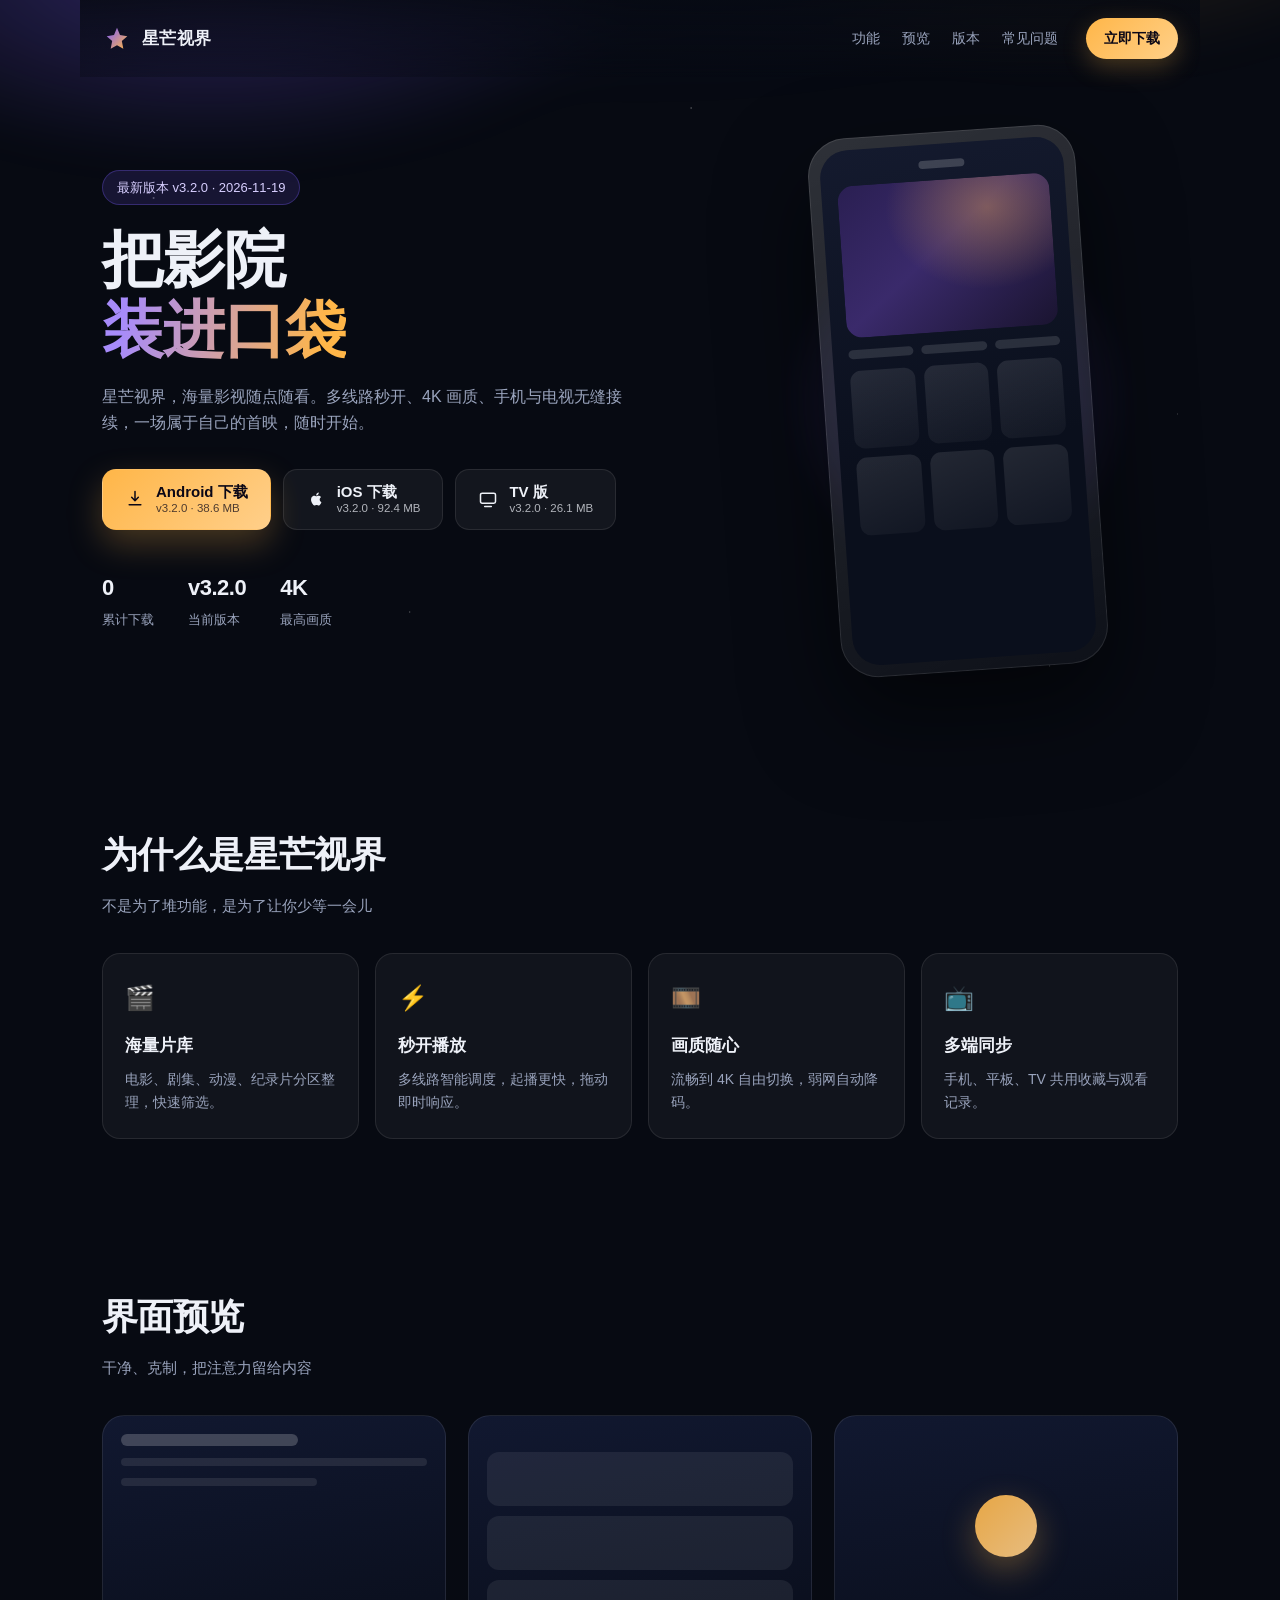
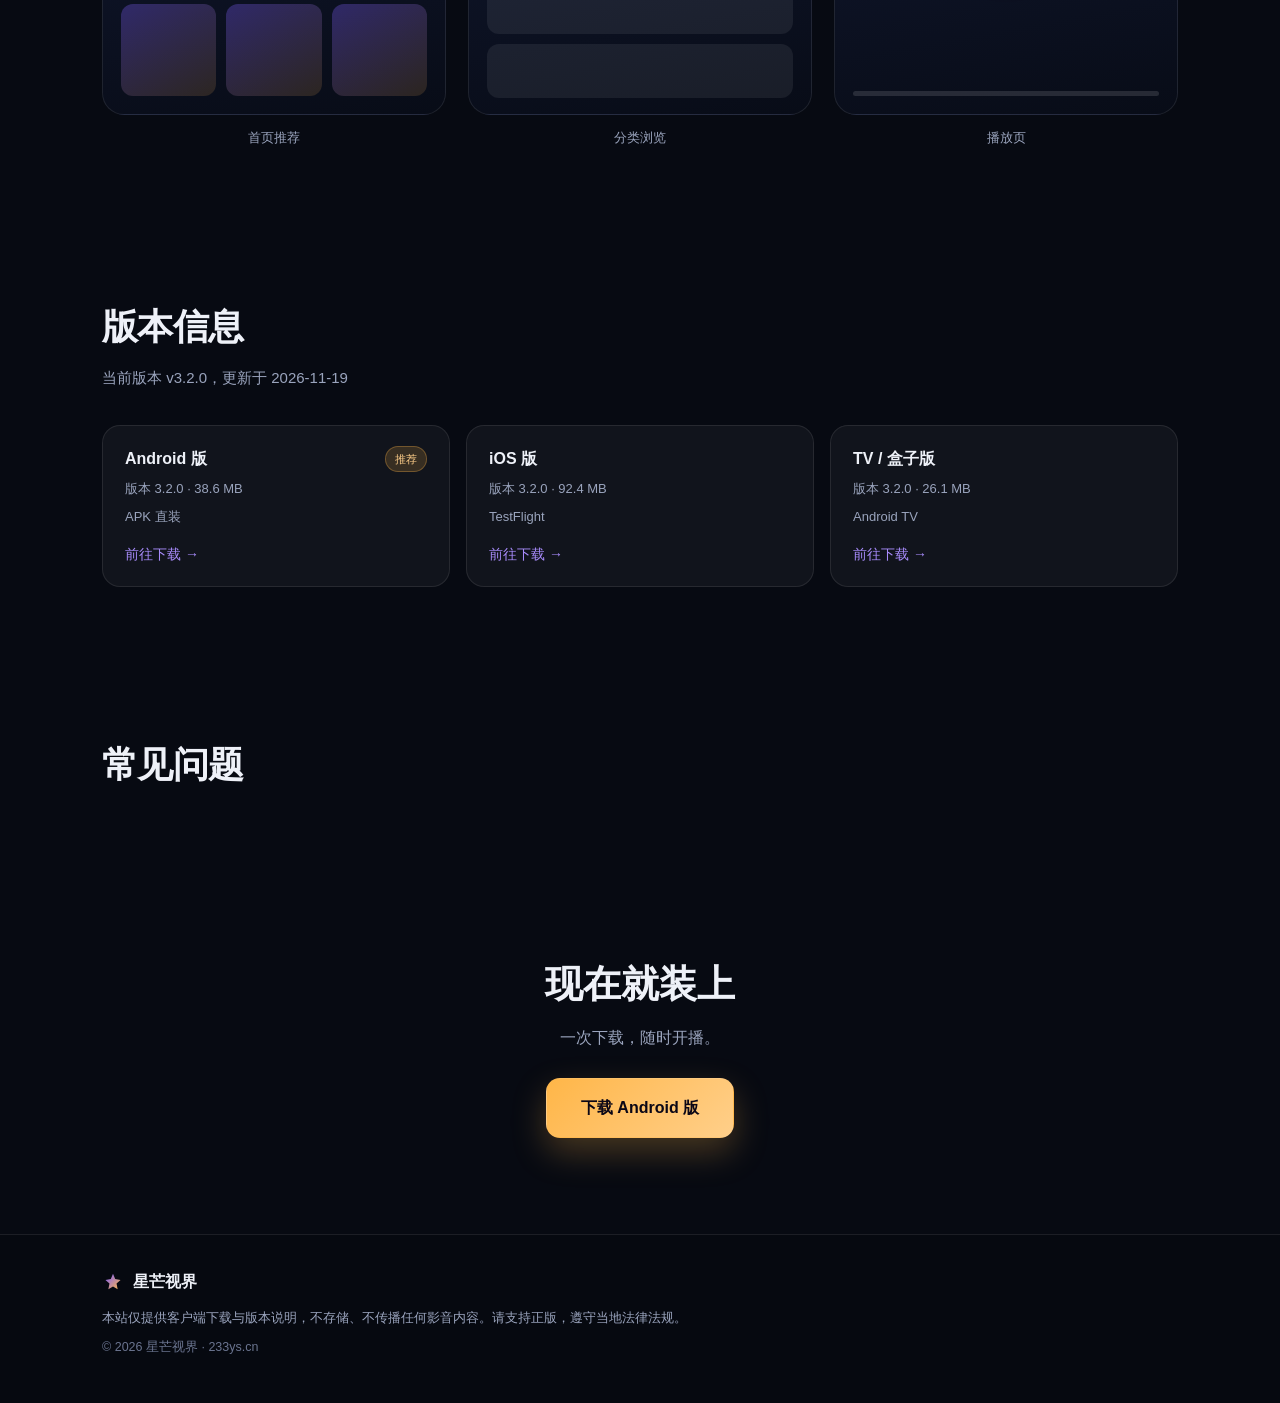
<file: index.html>
<!DOCTYPE html>
<html lang="zh-CN">
<head>
<meta charset="UTF-8" />
<meta name="viewport" content="width=device-width, initial-scale=1, viewport-fit=cover" />
<title>星芒视界 · 官方下载</title>
<meta name="description" content="星芒视界影视 App 官方下载页，支持 Android、iOS 与 TV 版。海量片库、秒开播放、4K 画质、多端同步。" />
<meta name="theme-color" content="#0a0e1a" />
<link rel="icon" href="data:image/svg+xml,%3Csvg xmlns='http://www.w3.org/2000/svg' viewBox='0 0 64 64'%3E%3Cdefs%3E%3ClinearGradient id='g' x1='0' y1='0' x2='1' y2='1'%3E%3Cstop offset='0' stop-color='%237c5cff'/%3E%3Cstop offset='1' stop-color='%23ffb648'/%3E%3C/linearGradient%3E%3C/defs%3E%3Crect width='64' height='64' rx='16' fill='%230a0e1a'/%3E%3Cpath d='M32 12l5.2 12.6L50 27l-9.6 8.6L43 49 32 42.4 21 49l2.6-13.4L14 27l12.8-2.4z' fill='url(%23g)'/%3E%3C/svg%3E" />
<link rel="stylesheet" href="assets/style.css" />
</head>
<body>
<div class="bg-glow" aria-hidden="true"></div>
<div class="stars" aria-hidden="true"></div>

<header class="nav">
  <a class="brand" href="#top">
    <svg class="brand-mark" viewBox="0 0 64 64" aria-hidden="true">
      <defs>
        <linearGradient id="bg1" x1="0" y1="0" x2="1" y2="1">
          <stop offset="0" stop-color="#7c5cff"/><stop offset="1" stop-color="#ffb648"/>
        </linearGradient>
      </defs>
      <path d="M32 8l6.4 15.4L54 26l-11.7 10.5L45.5 53 32 45.2 18.5 53l3.2-16.5L10 26l15.6-2.6z" fill="url(#bg1)"/>
    </svg>
    <span class="brand-text">星芒视界</span>
  </a>
  <nav class="nav-links">
    <a href="#features">功能</a>
    <a href="#preview">预览</a>
    <a href="#release">版本</a>
    <a href="#faq">常见问题</a>
  </nav>
  <a class="nav-cta" href="#download">立即下载</a>
</header>

<main id="top">
  <section class="hero">
    <div class="hero-copy">
      <span class="pill" id="versionPill">正在获取最新版本…</span>
      <h1>把影院<br /><span class="grad">装进口袋</span></h1>
      <p class="lead">星芒视界，海量影视随点随看。多线路秒开、4K 画质、手机与电视无缝接续，一场属于自己的首映，随时开始。</p>

      <div class="cta-row" id="download">
        <a class="btn btn-primary" data-platform="android" href="#" rel="noopener">
          <svg viewBox="0 0 24 24" aria-hidden="true"><path d="M12 3v11m0 0l-4-4m4 4l4-4M5 19h14" fill="none" stroke="currentColor" stroke-width="1.8" stroke-linecap="round" stroke-linejoin="round"/></svg>
          <span class="btn-text"><strong>Android 下载</strong><small id="androidMeta">APK 直装</small></span>
        </a>
        <a class="btn btn-ghost" data-platform="ios" href="#" rel="noopener">
          <svg viewBox="0 0 24 24" aria-hidden="true"><path d="M16.4 12.7c0-2 1.6-3 1.7-3.1-.9-1.4-2.3-1.6-2.8-1.6-1.2-.1-2.3.7-2.9.7-.6 0-1.5-.7-2.5-.7-1.3 0-2.5.8-3.2 2-1.4 2.4-.4 5.9 1 7.8.7 1 1.4 2 2.5 2 1 0 1.3-.6 2.5-.6s1.5.6 2.5.6 1.7-.9 2.3-1.9c.7-1 1-2 1-2.1-.1 0-2.1-.8-2.1-3.1zM14.6 6.6c.5-.6.9-1.5.8-2.4-.8.1-1.8.6-2.4 1.2-.5.5-.9 1.4-.8 2.3.9.1 1.8-.5 2.4-1.1z" fill="currentColor"/></svg>
          <span class="btn-text"><strong>iOS 下载</strong><small id="iosMeta">TestFlight</small></span>
        </a>
        <a class="btn btn-ghost" data-platform="tv" href="#" rel="noopener">
          <svg viewBox="0 0 24 24" aria-hidden="true"><rect x="3" y="5" width="18" height="12" rx="2" fill="none" stroke="currentColor" stroke-width="1.8"/><path d="M8 21h8" stroke="currentColor" stroke-width="1.8" stroke-linecap="round"/></svg>
          <span class="btn-text"><strong>TV 版</strong><small id="tvMeta">电视盒子</small></span>
        </a>
      </div>

      <ul class="hero-facts">
        <li><b id="statTotal">—</b><span>累计下载</span></li>
        <li><b id="factVersion">—</b><span>当前版本</span></li>
        <li><b>4K</b><span>最高画质</span></li>
      </ul>
    </div>

    <div class="hero-visual" aria-hidden="true">
      <div class="phone">
        <div class="phone-screen">
          <div class="ps-top"></div>
          <div class="ps-hero"></div>
          <div class="ps-row"><i></i><i></i><i></i></div>
          <div class="ps-grid"><span></span><span></span><span></span><span></span><span></span><span></span></div>
        </div>
      </div>
      <div class="glow-ring"></div>
    </div>
  </section>

  <section class="section" id="features">
    <h2 class="section-title">为什么是星芒视界</h2>
    <p class="section-sub">不是为了堆功能，是为了让你少等一会儿</p>
    <div class="cards" id="featureCards"></div>
  </section>

  <section class="section" id="preview">
    <h2 class="section-title">界面预览</h2>
    <p class="section-sub">干净、克制，把注意力留给内容</p>
    <div class="shots">
      <figure class="shot"><div class="shot-screen s1"><span class="s-title"></span><span class="s-line"></span><span class="s-line short"></span><div class="s-thumbs"><i></i><i></i><i></i></div></div><figcaption>首页推荐</figcaption></figure>
      <figure class="shot"><div class="shot-screen s2"><span class="s-title"></span><div class="s-list"><i></i><i></i><i></i><i></i></div></div><figcaption>分类浏览</figcaption></figure>
      <figure class="shot"><div class="shot-screen s3"><span class="s-play"></span><span class="s-bar"></span></div><figcaption>播放页</figcaption></figure>
    </div>
  </section>

  <section class="section" id="release">
    <h2 class="section-title">版本信息</h2>
    <p class="section-sub" id="releaseSub">正在同步…</p>
    <div class="release-grid" id="releaseGrid"></div>
  </section>

  <section class="section" id="faq">
    <h2 class="section-title">常见问题</h2>
    <div class="faq" id="faqList"></div>
  </section>

  <section class="section cta-final">
    <h2>现在就装上</h2>
    <p>一次下载，随时开播。</p>
    <a class="btn btn-primary big" data-platform="android" href="#">下载 Android 版</a>
  </section>
</main>

<footer class="foot">
  <div class="foot-inner">
    <div class="foot-brand">
      <svg class="brand-mark small" viewBox="0 0 64 64" aria-hidden="true"><path d="M32 8l6.4 15.4L54 26l-11.7 10.5L45.5 53 32 45.2 18.5 53l3.2-16.5L10 26l15.6-2.6z" fill="url(#bg1)"/></svg>
      <span>星芒视界</span>
    </div>
    <p class="foot-note">本站仅提供客户端下载与版本说明，不存储、不传播任何影音内容。请支持正版，遵守当地法律法规。</p>
    <p class="foot-copy">© <span id="year">2026</span> 星芒视界 · 233ys.cn</p>
  </div>
</footer>

<div class="toast" id="toast" role="status" aria-live="polite"></div>
<script src="assets/app.js"></script>
</body>
</html>
</file>
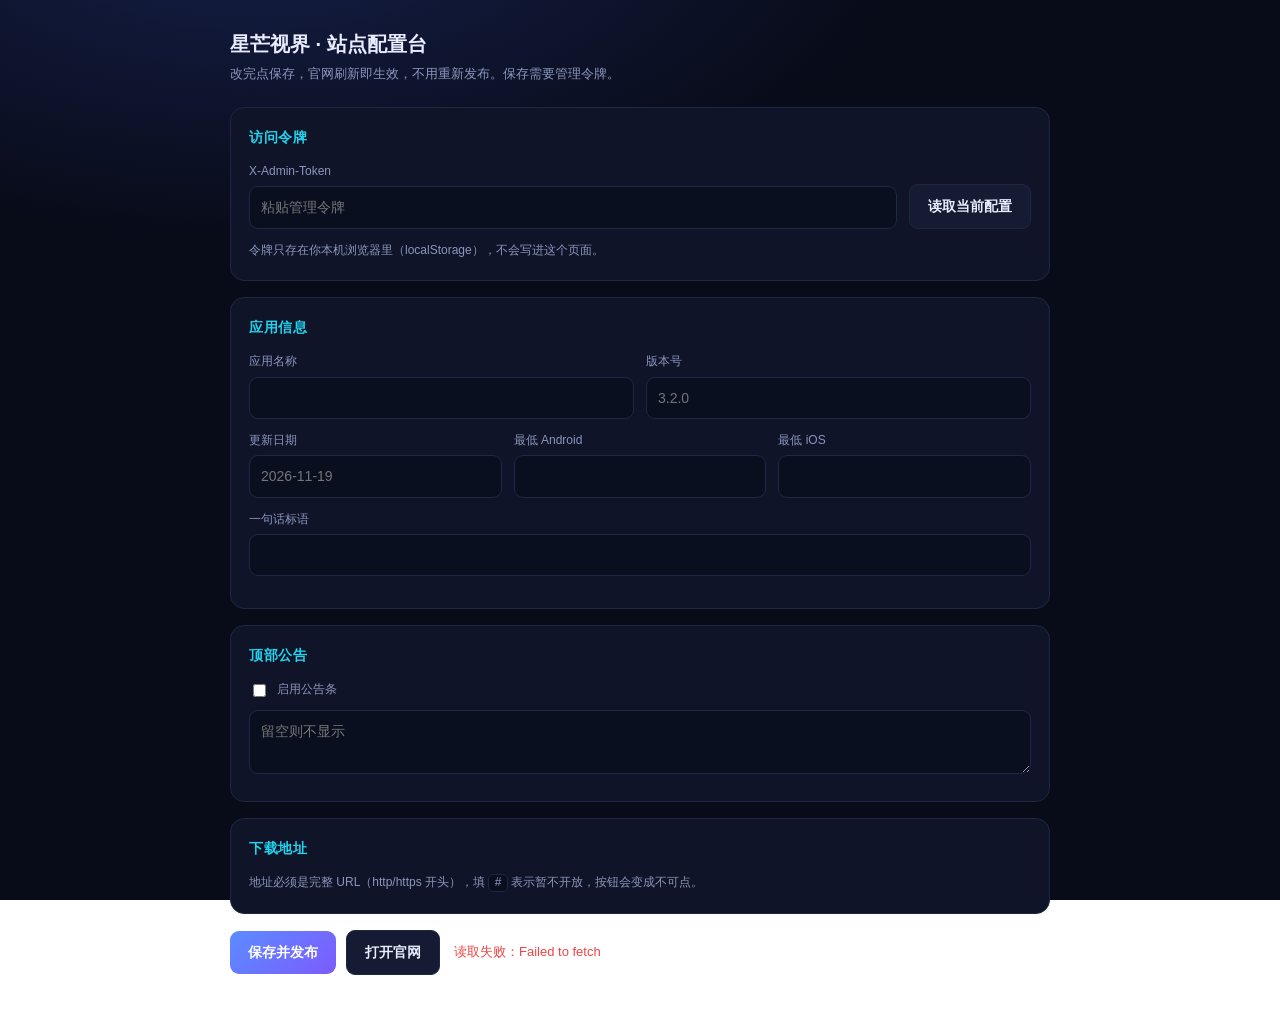
<file: admin.html>
<!DOCTYPE html>
<html lang="zh-CN">
<head>
<meta charset="utf-8" />
<meta name="viewport" content="width=device-width,initial-scale=1" />
<title>星芒视界 · 站点配置台</title>
<style>
  :root{
    --bg:#080b18; --panel:#0f1428; --line:#1e2744; --txt:#e8ecff;
    --dim:#8b96bb; --acc:#5b8cff; --acc2:#22d3ee; --ok:#22c55e; --err:#ef4444;
  }
  *{box-sizing:border-box}
  body{margin:0;background:radial-gradient(1200px 600px at 20% -10%,#16204a 0%,#080b18 55%) fixed;
       color:var(--txt);font:14px/1.6 -apple-system,BlinkMacSystemFont,"Segoe UI","PingFang SC","Microsoft YaHei",sans-serif;
       padding:28px 16px 60px}
  .wrap{max-width:820px;margin:0 auto}
  h1{font-size:20px;margin:0 0 4px}
  .sub{color:var(--dim);font-size:13px;margin-bottom:22px}
  .card{background:var(--panel);border:1px solid var(--line);border-radius:14px;padding:18px 18px 20px;margin-bottom:16px}
  .card h2{font-size:14px;margin:0 0 14px;color:var(--acc2);font-weight:600;letter-spacing:.5px}
  .row{display:flex;gap:12px;flex-wrap:wrap;margin-bottom:12px}
  .f{flex:1 1 220px;min-width:0}
  label{display:block;font-size:12px;color:var(--dim);margin-bottom:5px}
  input[type=text],input[type=password],textarea{
    width:100%;background:#0a0f20;border:1px solid var(--line);color:var(--txt);
    border-radius:9px;padding:9px 11px;font:inherit;outline:none}
  input:focus,textarea:focus{border-color:var(--acc);box-shadow:0 0 0 3px rgba(91,140,255,.12)}
  textarea{resize:vertical;min-height:64px}
  .chk{display:flex;align-items:center;gap:8px;font-size:13px;color:var(--txt)}
  button{cursor:pointer;border:0;border-radius:9px;padding:10px 18px;font:inherit;font-weight:600}
  .primary{background:linear-gradient(135deg,var(--acc),#7c5bff);color:#fff}
  .ghost{background:#141b33;color:var(--txt);border:1px solid var(--line)}
  button:disabled{opacity:.5;cursor:default}
  .bar{display:flex;gap:10px;align-items:center;flex-wrap:wrap}
  .msg{font-size:13px;margin-left:4px}
  .msg.ok{color:var(--ok)} .msg.err{color:var(--err)}
  .tip{color:var(--dim);font-size:12px;margin-top:8px}
  .dl{border:1px dashed var(--line);border-radius:11px;padding:14px;margin-bottom:12px}
  .dl .tag{display:inline-block;font-size:11px;color:var(--acc2);border:1px solid var(--line);
           border-radius:6px;padding:1px 7px;margin-bottom:10px}
  code{background:#0a0f20;border:1px solid var(--line);border-radius:5px;padding:1px 5px;font-size:12px}
</style>
</head>
<body>
<div class="wrap">
  <h1>星芒视界 · 站点配置台</h1>
  <div class="sub">改完点保存，官网刷新即生效，不用重新发布。保存需要管理令牌。</div>

  <div class="card">
    <h2>访问令牌</h2>
    <div class="row">
      <div class="f">
        <label>X-Admin-Token</label>
        <input type="password" id="token" placeholder="粘贴管理令牌" autocomplete="off" />
      </div>
      <div style="display:flex;align-items:flex-end">
        <button class="ghost" id="loadBtn">读取当前配置</button>
      </div>
    </div>
    <div class="tip">令牌只存在你本机浏览器里（localStorage），不会写进这个页面。</div>
  </div>

  <div class="card">
    <h2>应用信息</h2>
    <div class="row">
      <div class="f"><label>应用名称</label><input type="text" id="appName" /></div>
      <div class="f"><label>版本号</label><input type="text" id="appVersion" placeholder="3.2.0" /></div>
    </div>
    <div class="row">
      <div class="f"><label>更新日期</label><input type="text" id="appUpdated" placeholder="2026-11-19" /></div>
      <div class="f"><label>最低 Android</label><input type="text" id="minAndroid" /></div>
      <div class="f"><label>最低 iOS</label><input type="text" id="minIos" /></div>
    </div>
    <div class="row">
      <div class="f"><label>一句话标语</label><input type="text" id="slogan" /></div>
    </div>
  </div>

  <div class="card">
    <h2>顶部公告</h2>
    <div class="chk" style="margin-bottom:10px">
      <input type="checkbox" id="annOn" /><label for="annOn" style="margin:0">启用公告条</label>
    </div>
    <textarea id="annText" placeholder="留空则不显示"></textarea>
  </div>

  <div class="card">
    <h2>下载地址</h2>
    <div id="dls"></div>
    <div class="tip">地址必须是完整 URL（http/https 开头），填 <code>#</code> 表示暂不开放，按钮会变成不可点。</div>
  </div>

  <div class="bar">
    <button class="primary" id="saveBtn">保存并发布</button>
    <button class="ghost" id="previewBtn">打开官网</button>
    <span class="msg" id="msg"></span>
  </div>
</div>

<script>
const API_BASE = 'https://star-vision-api.app.workbuddy.host';
const API_KEY  = 'WRTB62G4C2';
const PLATFORMS = [
  { platform: 'android', label: 'Android 版' },
  { platform: 'ios',     label: 'iOS 版' },
  { platform: 'tv',      label: 'TV / 盒子版' }
];
let current = null;

const $ = (id) => document.getElementById(id);
const msg = (t, cls) => { const m = $('msg'); m.textContent = t; m.className = 'msg ' + (cls || ''); };

function apiUrl(path) {
  return API_BASE.replace(/\/$/, '') + path + '?sharecode=' + encodeURIComponent(API_KEY);
}

function renderDownloads(list) {
  const box = $('dls');
  box.innerHTML = '';
  PLATFORMS.forEach((p) => {
    const d = (list || []).find((x) => x.platform === p.platform) || { platform: p.platform, label: p.label, url: '#', version: '', size: '', note: '', badge: '' };
    const el = document.createElement('div');
    el.className = 'dl';
    el.innerHTML =
      '<div class="tag">' + p.platform.toUpperCase() + '</div>' +
      '<div class="row"><div class="f"><label>按钮文字</label><input type="text" data-k="label" value="' + esc(d.label || '') + '"></div>' +
      '<div class="f"><label>角标（可空）</label><input type="text" data-k="badge" value="' + esc(d.badge || '') + '"></div></div>' +
      '<div class="row"><div class="f" style="flex:2 1 320px"><label>下载地址</label><input type="text" data-k="url" value="' + esc(d.url || '') + '"></div></div>' +
      '<div class="row"><div class="f"><label>版本</label><input type="text" data-k="version" value="' + esc(d.version || '') + '"></div>' +
      '<div class="f"><label>大小</label><input type="text" data-k="size" value="' + esc(d.size || '') + '"></div>' +
      '<div class="f"><label>说明</label><input type="text" data-k="note" value="' + esc(d.note || '') + '"></div></div>';
    el.dataset.platform = p.platform;
    box.appendChild(el);
  });
}
function esc(s) { return String(s).replace(/&/g, '&amp;').replace(/"/g, '&quot;').replace(/</g, '&lt;'); }

function fill(data) {
  current = data;
  $('appName').value = data.app.name || '';
  $('appVersion').value = data.app.version || '';
  $('appUpdated').value = data.app.updated || '';
  $('minAndroid').value = data.app.minAndroid || '';
  $('minIos').value = data.app.minIos || '';
  $('slogan').value = data.app.slogan || '';
  $('annOn').checked = !!(data.announcement && data.announcement.enabled);
  $('annText').value = (data.announcement && data.announcement.text) || '';
  renderDownloads(data.downloads);
}

async function load() {
  const t = $('token').value.trim();
  if (t) localStorage.setItem('sv_token', t);
  try {
    const r = await fetch(apiUrl('/api/site'), { cache: 'no-store' });
    const j = await r.json();
    if (!j || !j.data) throw new Error('返回格式异常');
    fill(j.data);
    msg('已读取当前配置', 'ok');
  } catch (e) {
    msg('读取失败：' + e.message, 'err');
  }
}

function collect() {
  const d = JSON.parse(JSON.stringify(current || {}));
  d.app = d.app || {};
  d.app.name = $('appName').value.trim();
  d.app.version = $('appVersion').value.trim();
  d.app.updated = $('appUpdated').value.trim();
  d.app.minAndroid = $('minAndroid').value.trim();
  d.app.minIos = $('minIos').value.trim();
  d.app.slogan = $('slogan').value.trim();
  d.announcement = { enabled: $('annOn').checked, text: $('annText').value.trim() };
  const old = d.downloads || [];
  d.downloads = Array.prototype.map.call($('dls').children, (el) => {
    const o = { platform: el.dataset.platform };
    el.querySelectorAll('[data-k]').forEach((i) => { o[i.dataset.k] = i.value.trim(); });
    const prev = old.find((x) => x.platform === o.platform) || {};
    if (!o.icon && prev.icon) o.icon = prev.icon;
    return o;
  });
  return d;
}

async function save() {
  const t = $('token').value.trim();
  if (!t) { msg('请先填管理令牌', 'err'); return; }
  $('saveBtn').disabled = true;
  msg('保存中…');
  try {
    const body = collect();
    const r = await fetch(apiUrl('/api/admin/site'), {
      method: 'POST',
      headers: { 'Content-Type': 'application/json', 'X-Admin-Token': t },
      body: JSON.stringify(body)
    });
    const j = await r.json().catch(() => ({}));
    if (r.ok && j.code === 0) { msg('已保存，官网刷新即生效', 'ok'); }
    else { msg('保存失败：' + (j.msg || j.message || ('HTTP ' + r.status)), 'err'); }
  } catch (e) {
    msg('保存失败：' + e.message, 'err');
  } finally {
    $('saveBtn').disabled = false;
  }
}

$('loadBtn').onclick = load;
$('saveBtn').onclick = save;
$('previewBtn').onclick = () => window.open('https://xm.233ys.cn/', '_blank');

const saved = localStorage.getItem('sv_token');
if (saved) $('token').value = saved;
load();
</script>
</body>
</html>
</file>
<file: assets/style.css>
:root {
  --bg: #070a12;
  --bg-2: #0c1120;
  --card: rgba(255, 255, 255, 0.045);
  --card-line: rgba(255, 255, 255, 0.09);
  --text: #eef1f8;
  --muted: #9aa4bd;
  --brand: #7c5cff;
  --brand-2: #a78bfa;
  --gold: #ffb648;
  --radius: 18px;
  --max: 1120px;
}

* { box-sizing: border-box; }

html { scroll-behavior: smooth; }

body {
  margin: 0;
  background: var(--bg);
  color: var(--text);
  font-family: -apple-system, BlinkMacSystemFont, "Segoe UI", "PingFang SC", "Hiragino Sans GB", "Microsoft YaHei", sans-serif;
  line-height: 1.65;
  -webkit-font-smoothing: antialiased;
  overflow-x: hidden;
}

a { color: inherit; text-decoration: none; }

.bg-glow {
  position: fixed;
  inset: -20% -10% auto -10%;
  height: 780px;
  background:
    radial-gradient(46% 42% at 22% 18%, rgba(124, 92, 255, 0.34), transparent 62%),
    radial-gradient(40% 38% at 78% 8%, rgba(255, 182, 72, 0.16), transparent 64%),
    radial-gradient(60% 50% at 50% 0%, rgba(56, 89, 255, 0.14), transparent 70%);
  filter: blur(20px);
  pointer-events: none;
  z-index: 0;
}

.stars {
  position: fixed;
  inset: 0;
  background-image:
    radial-gradient(1.4px 1.4px at 12% 22%, rgba(255,255,255,.65), transparent),
    radial-gradient(1.2px 1.2px at 32% 68%, rgba(255,255,255,.45), transparent),
    radial-gradient(1.6px 1.6px at 68% 34%, rgba(255,255,255,.55), transparent),
    radial-gradient(1.1px 1.1px at 82% 74%, rgba(255,255,255,.4), transparent),
    radial-gradient(1.3px 1.3px at 54% 12%, rgba(255,255,255,.5), transparent),
    radial-gradient(1px 1px at 92% 46%, rgba(255,255,255,.35), transparent);
  opacity: .7;
  pointer-events: none;
  z-index: 0;
}

/* ---------- nav ---------- */
.nav {
  position: sticky;
  top: 0;
  z-index: 20;
  display: flex;
  align-items: center;
  gap: 28px;
  max-width: var(--max);
  margin: 0 auto;
  padding: 18px 22px;
  backdrop-filter: blur(14px);
  background: linear-gradient(to bottom, rgba(7, 10, 18, .82), rgba(7, 10, 18, .35));
}

.brand { display: flex; align-items: center; gap: 10px; font-weight: 700; letter-spacing: .3px; }
.brand-mark { width: 30px; height: 30px; }
.brand-mark.small { width: 22px; height: 22px; }
.brand-text { font-size: 17px; }

.nav-links { display: flex; gap: 22px; margin-left: auto; font-size: 14px; color: var(--muted); }
.nav-links a:hover { color: var(--text); }

.nav-cta {
  padding: 9px 18px;
  border-radius: 999px;
  font-size: 14px;
  font-weight: 600;
  color: #0b0716;
  background: linear-gradient(135deg, var(--gold), #ffd089);
  box-shadow: 0 8px 24px rgba(255, 182, 72, .25);
}

/* ---------- hero ---------- */
.hero {
  position: relative;
  z-index: 1;
  max-width: var(--max);
  margin: 0 auto;
  padding: 54px 22px 80px;
  display: grid;
  grid-template-columns: 1.15fr .85fr;
  gap: 40px;
  align-items: center;
}

.pill {
  display: inline-block;
  padding: 6px 14px;
  border-radius: 999px;
  font-size: 13px;
  color: #d8cfff;
  background: rgba(124, 92, 255, .14);
  border: 1px solid rgba(124, 92, 255, .3);
  margin-bottom: 20px;
}

.hero h1 {
  font-size: clamp(38px, 6vw, 62px);
  line-height: 1.12;
  margin: 0 0 20px;
  letter-spacing: -1px;
  font-weight: 800;
}

.grad {
  background: linear-gradient(100deg, #a78bfa 10%, #ffb648 90%);
  -webkit-background-clip: text;
  background-clip: text;
  color: transparent;
}

.lead { color: var(--muted); font-size: 16px; max-width: 34em; margin: 0 0 32px; }

.cta-row { display: flex; flex-wrap: wrap; gap: 12px; }

.btn {
  display: inline-flex;
  align-items: center;
  gap: 11px;
  padding: 13px 22px;
  border-radius: 14px;
  font-size: 14px;
  border: 1px solid transparent;
  transition: transform .18s ease, box-shadow .18s ease, background .18s ease;
}
.btn:hover { transform: translateY(-2px); }
.btn svg { width: 20px; height: 20px; flex: none; }
.btn-text { display: flex; flex-direction: column; line-height: 1.25; text-align: left; }
.btn-text strong { font-size: 15px; font-weight: 650; }
.btn-text small { font-size: 11.5px; opacity: .72; }

.btn-primary {
  color: #0b0716;
  background: linear-gradient(135deg, #ffb648, #ffcf8a);
  box-shadow: 0 14px 34px rgba(255, 182, 72, .26);
}
.btn-ghost {
  color: var(--text);
  background: rgba(255, 255, 255, .05);
  border-color: var(--card-line);
}
.btn-ghost:hover { background: rgba(255, 255, 255, .09); }
.btn.big { padding: 16px 34px; font-size: 16px; font-weight: 700; }

.hero-facts {
  display: flex;
  gap: 34px;
  margin: 40px 0 0;
  padding: 0;
  list-style: none;
}
.hero-facts b { display: block; font-size: 22px; font-weight: 750; letter-spacing: -.5px; }
.hero-facts span { font-size: 12.5px; color: var(--muted); }

/* ---------- phone mock ---------- */
.hero-visual { position: relative; display: grid; place-items: center; }
.phone {
  position: relative;
  width: 268px;
  height: 540px;
  border-radius: 38px;
  padding: 12px;
  background: linear-gradient(160deg, rgba(255,255,255,.16), rgba(255,255,255,.03));
  box-shadow: 0 40px 90px rgba(0, 0, 0, .55), inset 0 0 0 1px rgba(255,255,255,.1);
  transform: rotate(-4deg);
}
.phone-screen {
  height: 100%;
  border-radius: 28px;
  background: linear-gradient(170deg, #141a2e, #0a0f1c 60%);
  padding: 16px;
  overflow: hidden;
  display: flex;
  flex-direction: column;
  gap: 12px;
}
.ps-top { height: 8px; width: 46px; border-radius: 99px; background: rgba(255,255,255,.18); margin: 0 auto; }
.ps-hero {
  height: 152px;
  border-radius: 16px;
  background:
    radial-gradient(80% 90% at 70% 20%, rgba(255,182,72,.35), transparent 60%),
    linear-gradient(140deg, #2a1f52, #3a2a6b 45%, #1a1430);
}
.ps-row { display: flex; gap: 8px; }
.ps-row i { flex: 1; height: 9px; border-radius: 99px; background: rgba(255,255,255,.12); }
.ps-grid { display: grid; grid-template-columns: repeat(3, 1fr); gap: 9px; }
.ps-grid span {
  height: 78px;
  border-radius: 11px;
  background: linear-gradient(160deg, rgba(255,255,255,.1), rgba(255,255,255,.03));
}
.glow-ring {
  position: absolute;
  width: 380px;
  height: 380px;
  border-radius: 50%;
  background: radial-gradient(circle, rgba(124,92,255,.28), transparent 66%);
  filter: blur(12px);
  z-index: -1;
}

/* ---------- sections ---------- */
.section { position: relative; z-index: 1; max-width: var(--max); margin: 0 auto; padding: 74px 22px; }
.section-title { font-size: clamp(26px, 3.4vw, 36px); margin: 0 0 10px; letter-spacing: -.6px; font-weight: 780; }
.section-sub { color: var(--muted); margin: 0 0 34px; font-size: 15px; }

.cards { display: grid; grid-template-columns: repeat(auto-fit, minmax(232px, 1fr)); gap: 16px; }
.card {
  padding: 24px 22px;
  border-radius: var(--radius);
  background: var(--card);
  border: 1px solid var(--card-line);
  transition: transform .2s ease, border-color .2s ease, background .2s ease;
}
.card:hover { transform: translateY(-4px); border-color: rgba(124,92,255,.45); background: rgba(124,92,255,.07); }
.card .ic { font-size: 24px; }
.card h3 { margin: 14px 0 8px; font-size: 17px; }
.card p { margin: 0; color: var(--muted); font-size: 14px; }

.shots { display: grid; grid-template-columns: repeat(auto-fit, minmax(220px, 1fr)); gap: 22px; }
.shot { margin: 0; }
.shot-screen {
  height: 300px;
  border-radius: 22px;
  border: 1px solid var(--card-line);
  background: linear-gradient(170deg, #111830, #080c17);
  padding: 18px;
  display: flex;
  flex-direction: column;
  gap: 12px;
  overflow: hidden;
}
.s-title { height: 12px; width: 58%; border-radius: 99px; background: rgba(255,255,255,.2); }
.s-line { height: 8px; width: 100%; border-radius: 99px; background: rgba(255,255,255,.09); }
.s-line.short { width: 64%; }
.s-thumbs { display: flex; gap: 10px; margin-top: auto; }
.s-thumbs i { flex: 1; height: 92px; border-radius: 12px; background: linear-gradient(150deg, rgba(124,92,255,.32), rgba(255,182,72,.14)); }
.s-list { display: flex; flex-direction: column; gap: 10px; margin-top: 6px; }
.s-list i { height: 54px; border-radius: 12px; background: rgba(255,255,255,.07); }
.s-play {
  margin: auto;
  width: 62px; height: 62px;
  border-radius: 50%;
  background: linear-gradient(135deg, rgba(255,182,72,.9), rgba(255,207,138,.9));
  box-shadow: 0 12px 34px rgba(255,182,72,.32);
}
.s-bar { height: 5px; width: 100%; border-radius: 99px; background: rgba(255,255,255,.12); margin-top: auto; }
.shot figcaption { text-align: center; color: var(--muted); font-size: 13px; margin-top: 12px; }

.release-grid { display: grid; grid-template-columns: repeat(auto-fit, minmax(260px, 1fr)); gap: 16px; }
.rel {
  padding: 20px 22px;
  border-radius: var(--radius);
  background: var(--card);
  border: 1px solid var(--card-line);
  display: flex;
  flex-direction: column;
  gap: 6px;
}
.rel-top { display: flex; align-items: center; justify-content: space-between; gap: 10px; }
.rel h3 { margin: 0; font-size: 16px; }
.rel .badge { font-size: 11px; padding: 3px 9px; border-radius: 99px; background: rgba(255,182,72,.16); color: #ffcf8a; border: 1px solid rgba(255,182,72,.3); }
.rel .meta { color: var(--muted); font-size: 13px; }
.rel a { margin-top: 10px; font-size: 14px; color: var(--brand-2); }
.rel a:hover { color: #cfc2ff; }

.faq { display: flex; flex-direction: column; gap: 10px; }
.faq-item {
  border-radius: 14px;
  background: var(--card);
  border: 1px solid var(--card-line);
  overflow: hidden;
}
.faq-item summary {
  cursor: pointer;
  padding: 17px 20px;
  font-size: 15px;
  font-weight: 600;
  list-style: none;
  display: flex;
  justify-content: space-between;
  gap: 14px;
}
.faq-item summary::-webkit-details-marker { display: none; }
.faq-item summary::after { content: "+"; color: var(--muted); }
.faq-item[open] summary::after { content: "–"; }
.faq-item p { margin: 0; padding: 0 20px 18px; color: var(--muted); font-size: 14px; }

.cta-final { text-align: center; padding-bottom: 96px; }
.cta-final h2 { font-size: clamp(26px, 4vw, 38px); margin: 0 0 10px; }
.cta-final p { color: var(--muted); margin: 0 0 26px; }

.foot { position: relative; z-index: 1; border-top: 1px solid var(--card-line); background: rgba(6, 9, 16, .7); }
.foot-inner { max-width: var(--max); margin: 0 auto; padding: 34px 22px 46px; }
.foot-brand { display: flex; align-items: center; gap: 9px; font-weight: 650; margin-bottom: 12px; }
.foot-note { color: var(--muted); font-size: 13px; margin: 0 0 8px; max-width: 46em; }
.foot-copy { color: #6b7590; font-size: 12.5px; margin: 0; }

.toast {
  position: fixed;
  left: 50%;
  bottom: 34px;
  transform: translate(-50%, 24px);
  padding: 11px 20px;
  border-radius: 12px;
  background: rgba(18, 23, 38, .95);
  border: 1px solid var(--card-line);
  font-size: 14px;
  opacity: 0;
  pointer-events: none;
  transition: opacity .22s ease, transform .22s ease;
  z-index: 60;
}
.toast.show { opacity: 1; transform: translate(-50%, 0); }

@media (max-width: 900px) {
  .hero { grid-template-columns: 1fr; padding-top: 30px; }
  .hero-visual { order: -1; }
  .phone { width: 210px; height: 424px; transform: none; }
  .nav-links { display: none; }
  .hero-facts { gap: 24px; }
}
</file>
